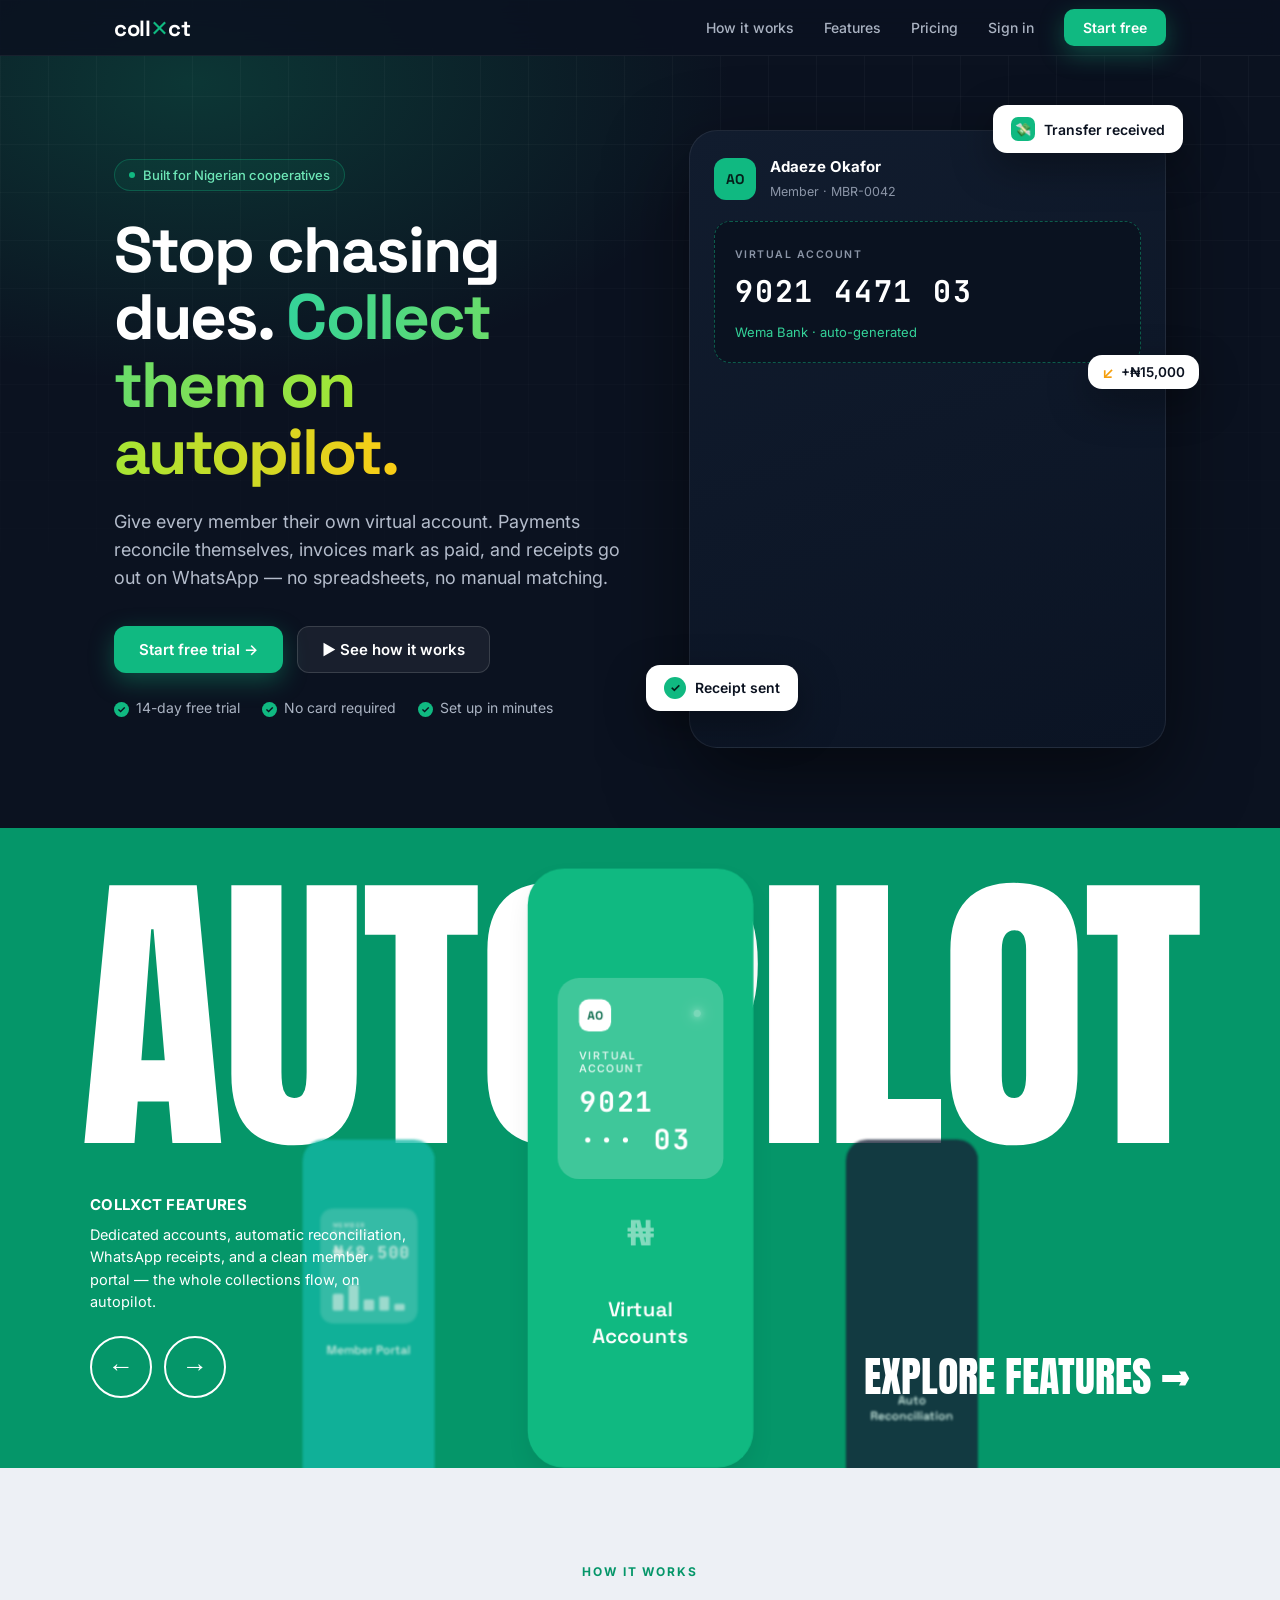
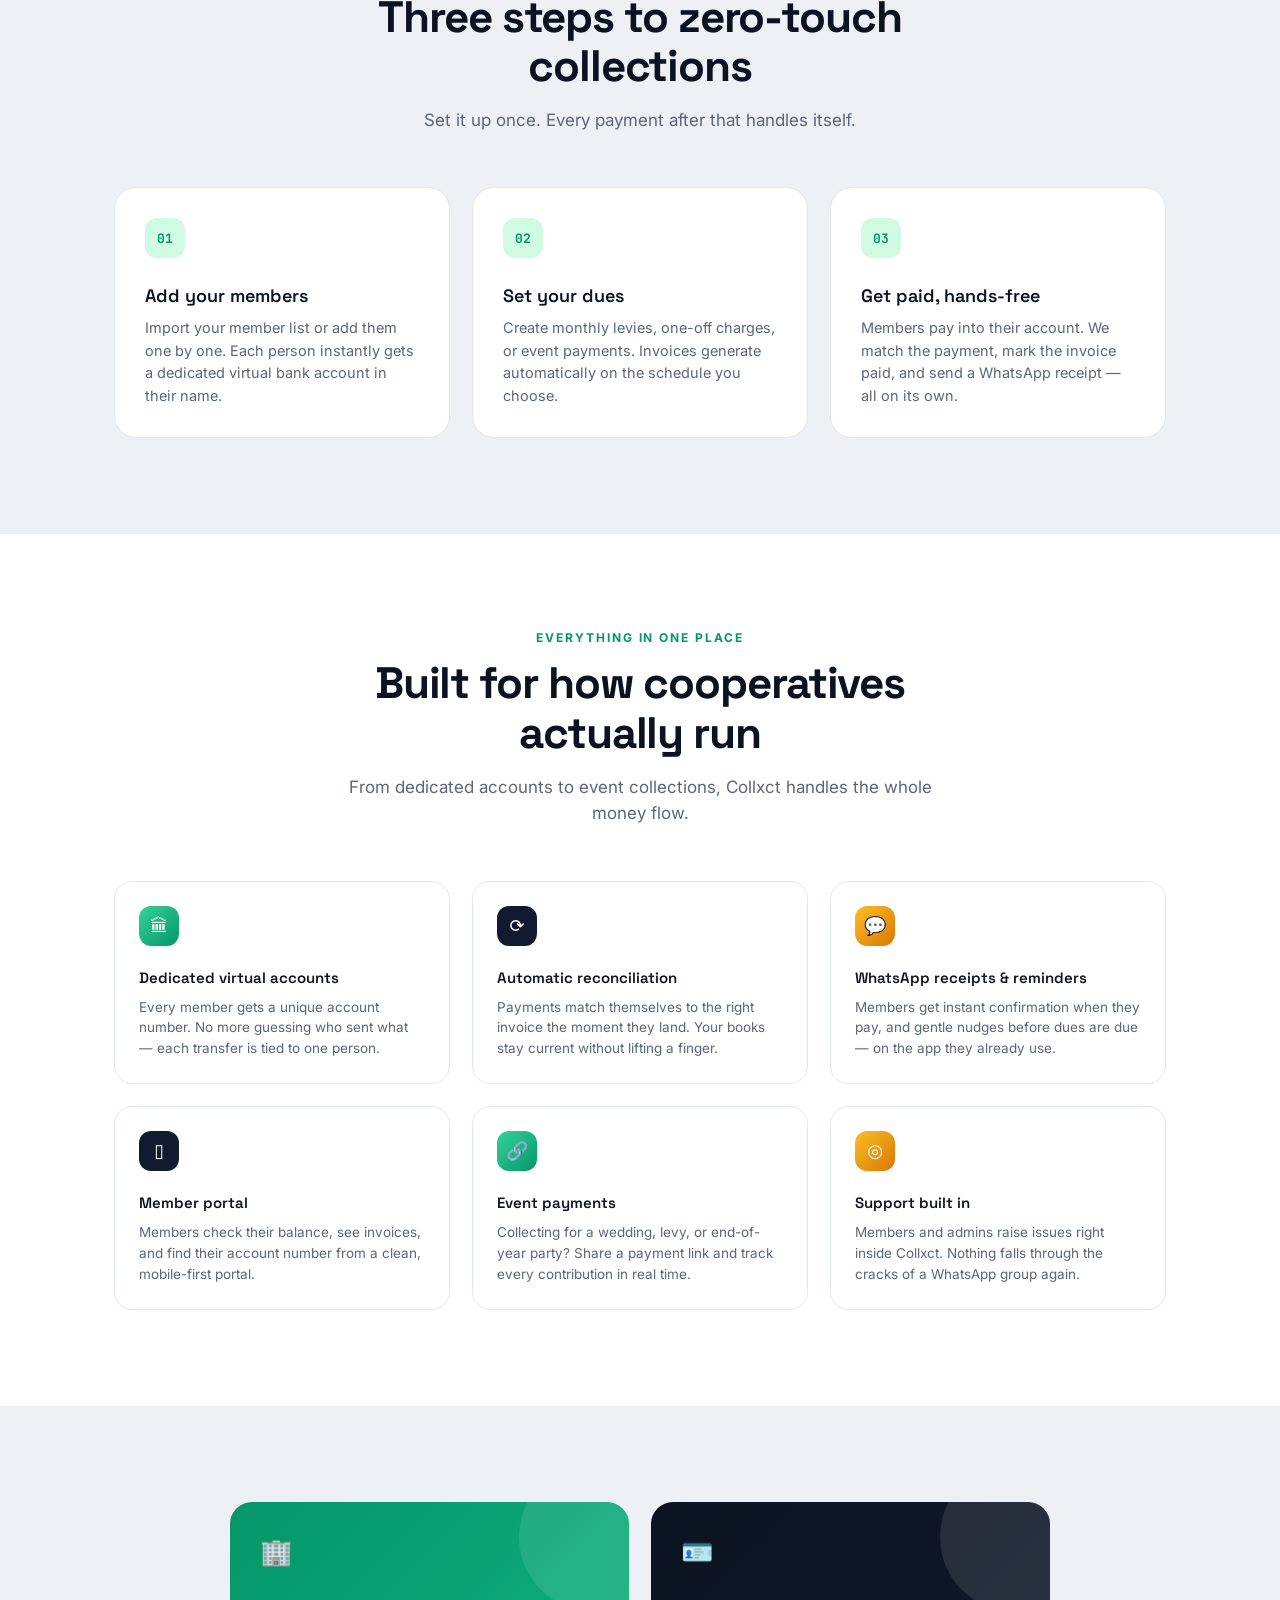
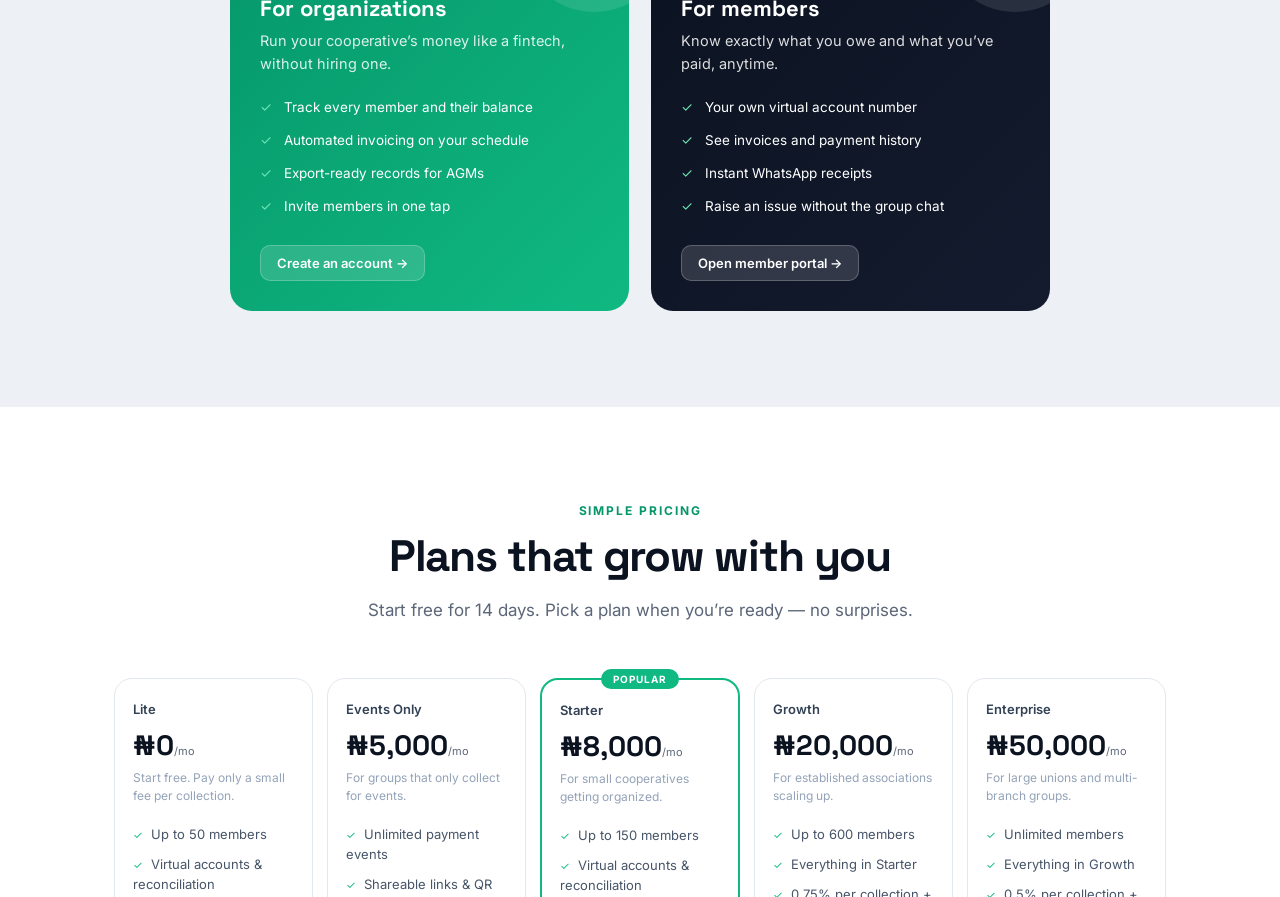
<file: index.html>
<!DOCTYPE html>
<html lang="en">
<head>
<meta charset="utf-8">
<meta http-equiv="refresh" content="0; url=/home">
<title>Collxct</title>
</head>
<body>
<a href="/home">Continue to Collxct</a>
</body>
</html>
</file>
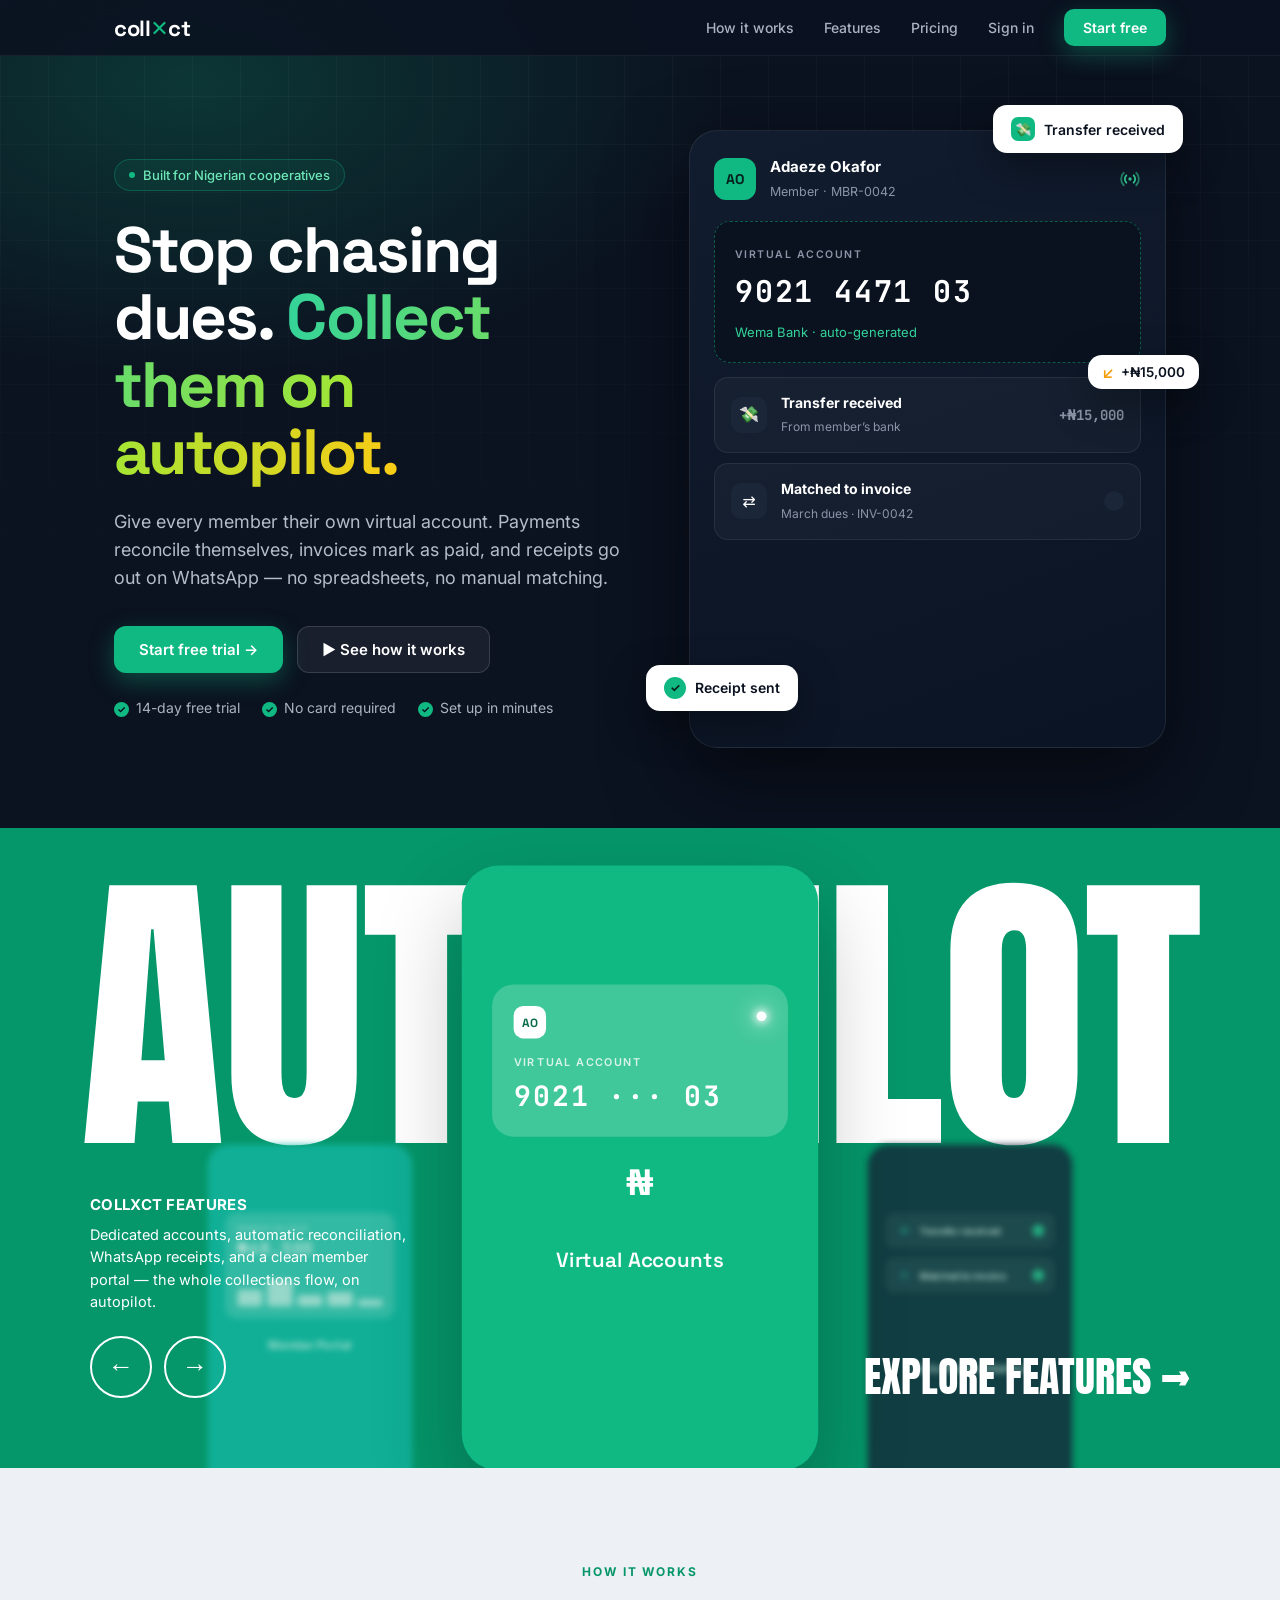
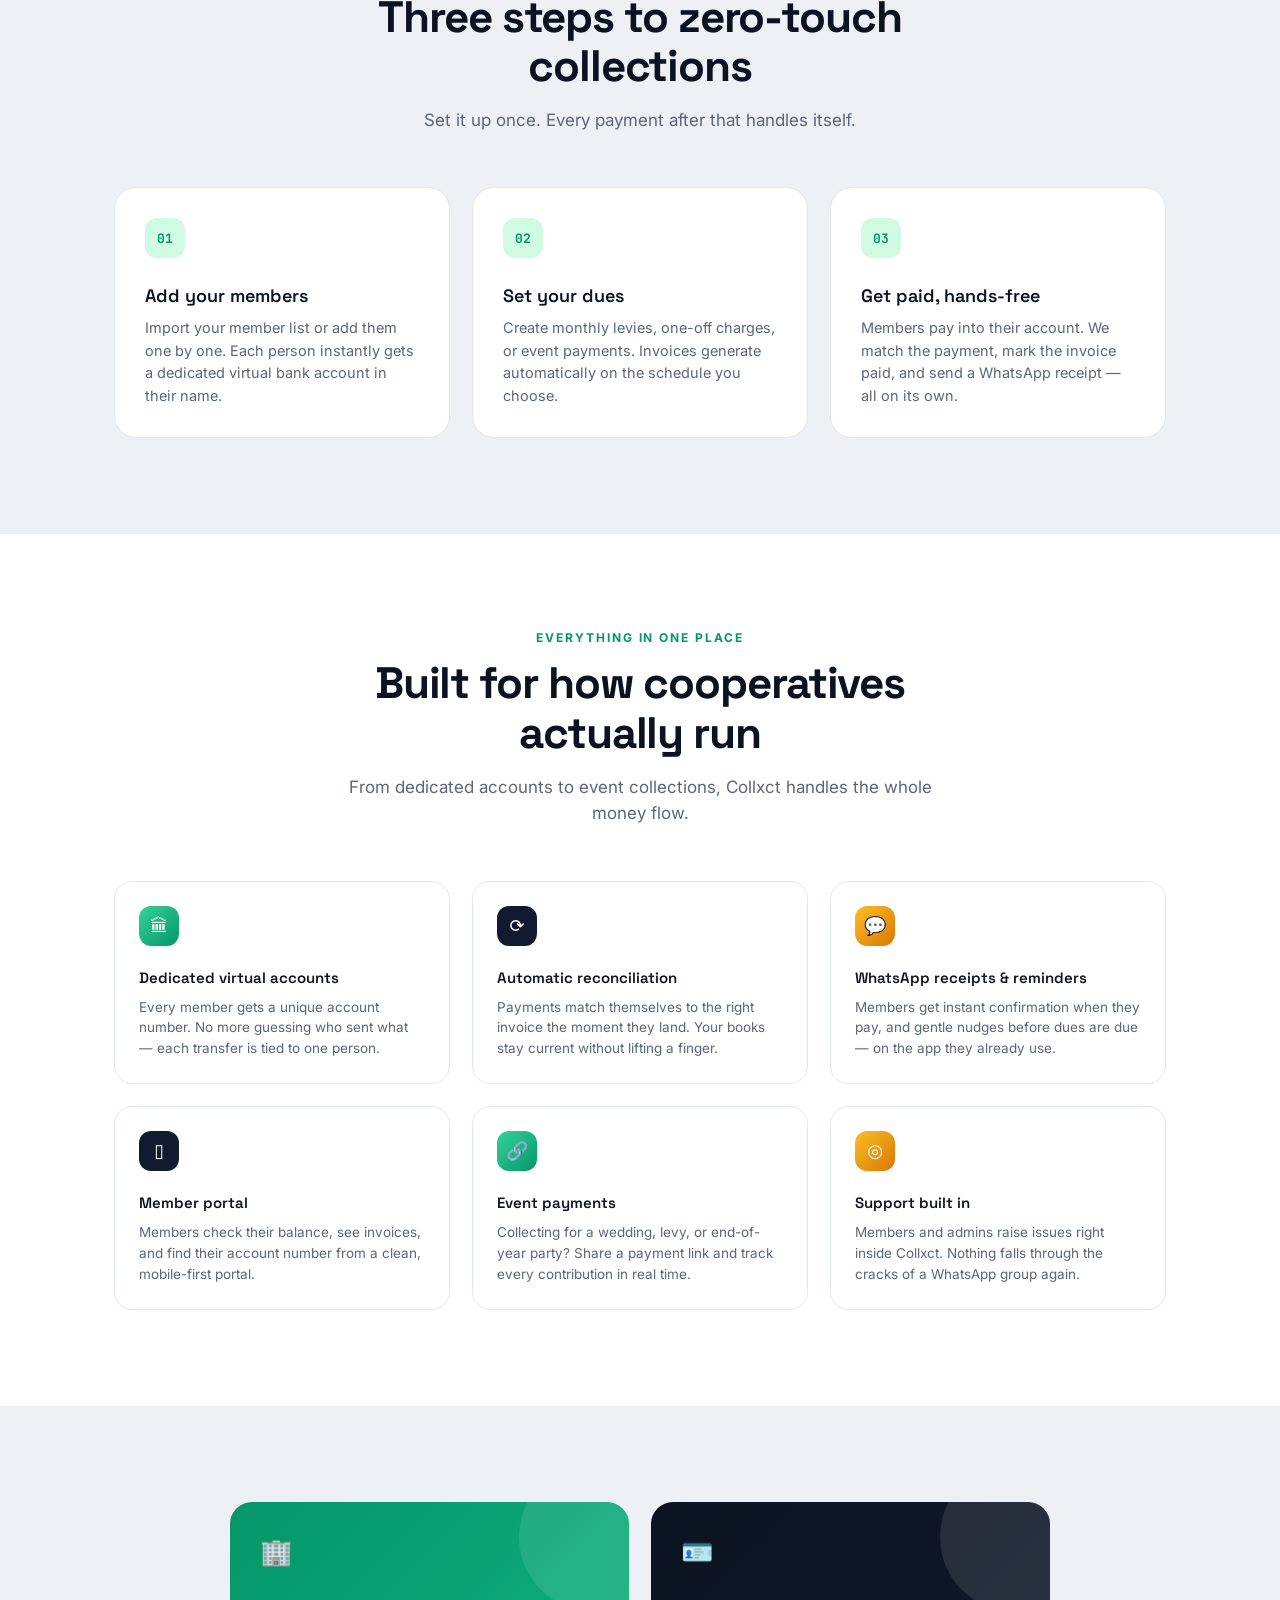
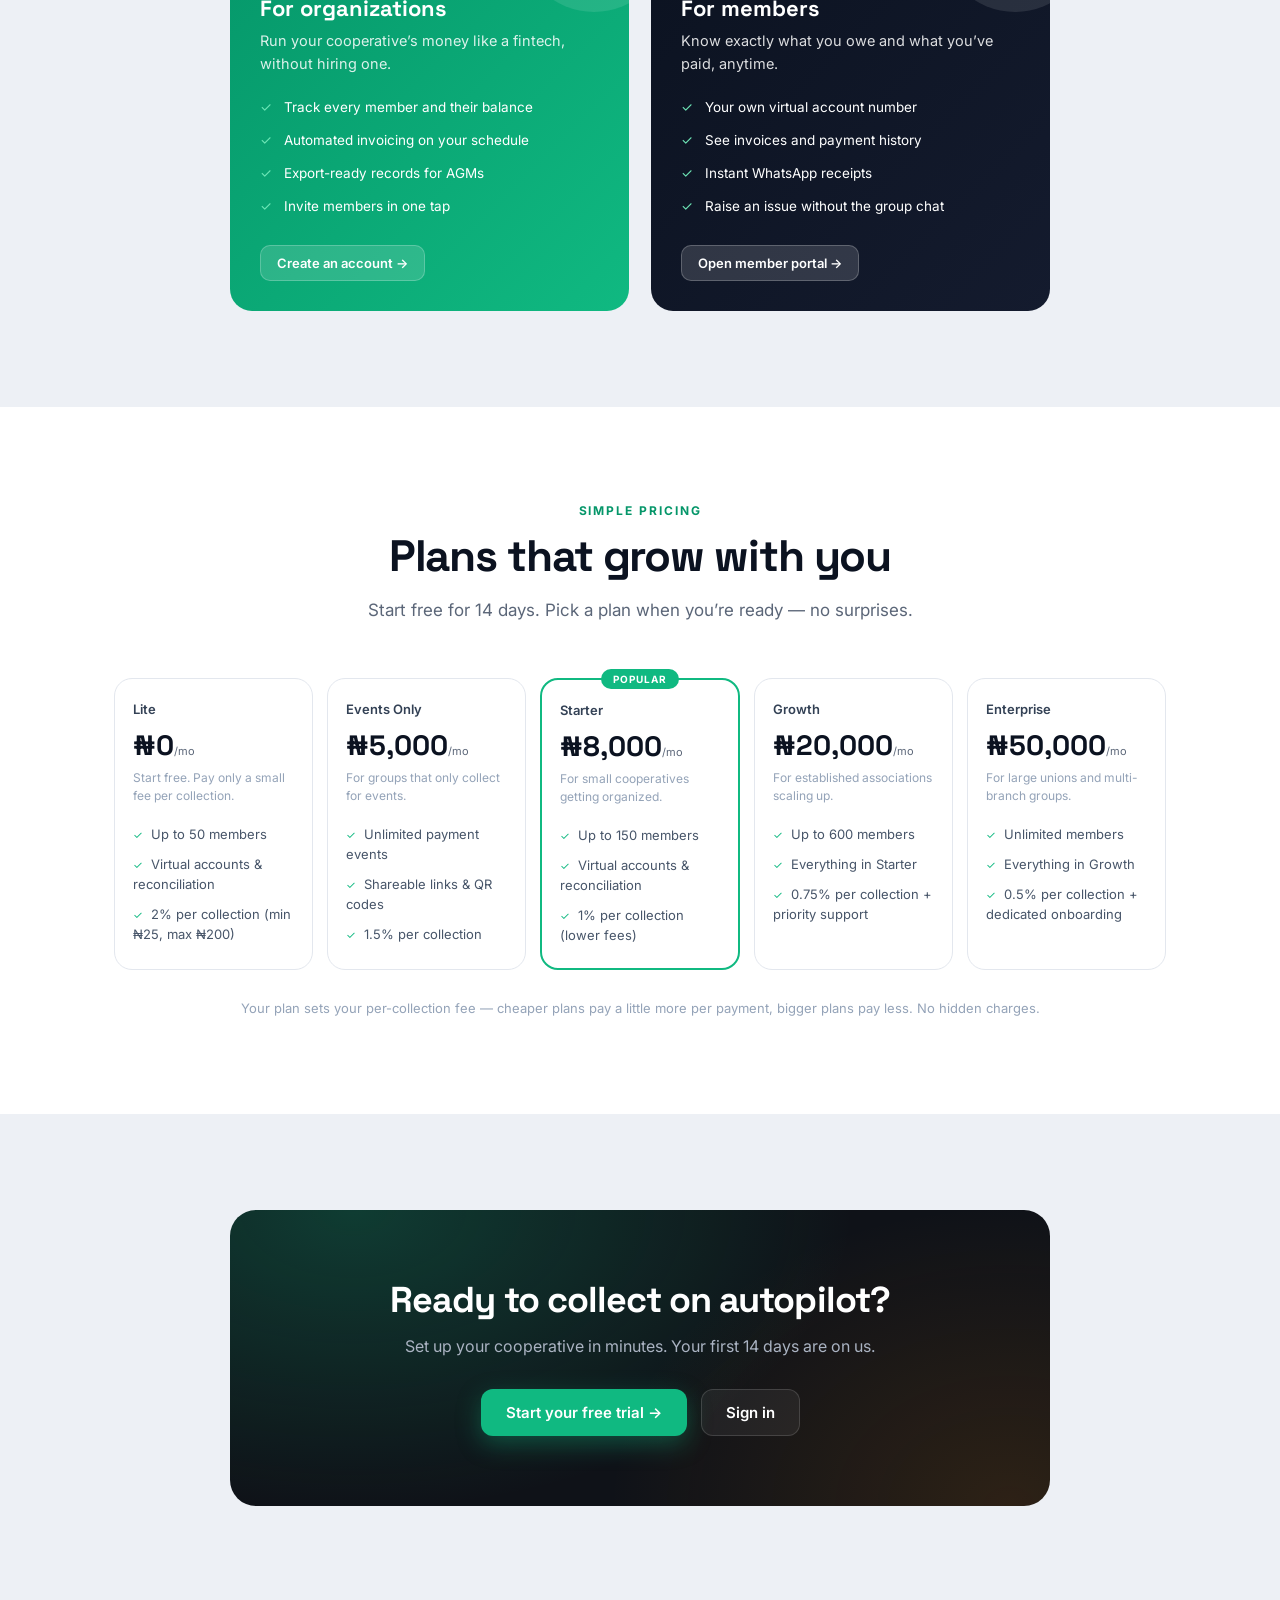
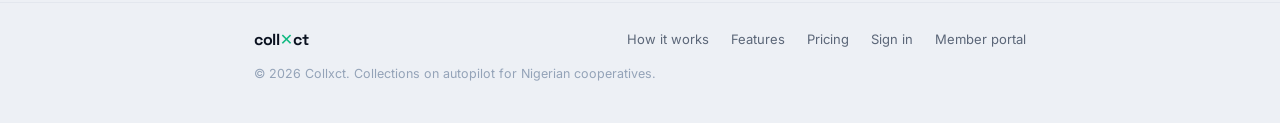
<file: home/index.html>
<!DOCTYPE html>
<html lang="en">
<head>
<meta charset="utf-8">
<meta name="viewport" content="width=device-width, initial-scale=1, viewport-fit=cover">
<title>Collxct – Collect dues on autopilot</title>
<link rel="preconnect" href="https://fonts.googleapis.com">
<link rel="preconnect" href="https://fonts.gstatic.com" crossorigin>
<link href="https://fonts.googleapis.com/css2?family=Anton&family=Inter:wght@400;500;600;700&family=JetBrains+Mono:wght@500;700&family=Space+Grotesk:wght@500;600;700&display=swap" rel="stylesheet">
<link rel="stylesheet" href="/assets/css/base.css">
<link rel="stylesheet" href="/home/style.css">
</head>
<body>
<nav id="nav"><div class="wrap"><a href="#top" class="logo">coll<i>✕</i>ct</a>
<ul><li><a href="#how">How it works</a></li><li><a href="#features">Features</a></li><li><a href="#pricing">Pricing</a></li><li><a href="/signin">Sign in</a></li><li><a class="btn p" href="/signup">Start free</a></li></ul></div></nav>

<header class="hero" id="top"><div class="wrap">
<div>
<span class="pill">Built for Nigerian cooperatives</span>
<h1>Stop chasing dues. <span>Collect them on autopilot.</span></h1>
<p class="lead">Give every member their own virtual account. Payments reconcile themselves, invoices mark as paid, and receipts go out on WhatsApp — no spreadsheets, no manual matching.</p>
<div class="cta"><a class="btn p" href="/signup">Start free trial →</a><a class="btn s" href="#how">▶ See how it works</a></div>
<div class="checks"><span>14-day free trial</span><span>No card required</span><span>Set up in minutes</span></div>
</div>
<div class="dash">
<div class="chip c1"><span class="ci">💸</span> Transfer received</div><div class="chip c2" id="amtChip"><span style="color:#f59e0b;font-size:16px;line-height:1">↙</span> +₦15,000</div><div class="chip c3"><span class="cc">✓</span> Receipt sent</div>
<div class="mem"><div class="av">AO</div><div><b>Adaeze Okafor</b><small>Member · MBR-0042</small></div><svg class="sig" viewBox="0 0 24 24" width="22" height="22" fill="none" stroke="#34d399" stroke-width="2" stroke-linecap="round"><circle cx="12" cy="12" r="1.8" fill="#34d399" stroke="none"/><path d="M8 8a5.7 5.7 0 0 0 0 8M16 8a5.7 5.7 0 0 1 0 8"/><path d="M5.2 5.2a9.5 9.5 0 0 0 0 13.6M18.8 5.2a9.5 9.5 0 0 1 0 13.6" opacity=".6"/></svg></div>
<div class="va"><small>Virtual account</small><div class="num">9021 4471 03</div><em>Wema Bank · auto-generated</em></div>
<div class="row"><div class="ic">💸</div><div><b>Transfer received</b><small>From member’s bank</small></div><span class="r">+₦15,000</span></div>
<div class="row"><div class="ic">⇄</div><div><b>Matched to invoice</b><small>March dues · INV-0042</small></div><span class="ok">✓</span></div>
<div class="row"><div class="ic">✓</div><div><b>Marked as paid</b><small>Balance updated instantly</small></div><span class="ok">✓</span></div>
<div class="row"><div class="ic">💬</div><div><b>Receipt delivered</b><small>Sent on WhatsApp</small></div><span class="ok">✓</span></div>
</div></div></header>

<section class="ap" id="ap" aria-label="Collxct features">
<h2 class="big" aria-hidden="true">Autopilot</h2>
<div class="stage" id="stage">
<div class="card k1"><div class="glass vglass"><div class="vav">AO</div><span class="vlight"></span><small>Virtual account</small><div class="n">9021 ··· 03</div></div><div class="blinknaira">₦</div><div class="t">Virtual Accounts</div></div>
<div class="card k2"><div class="mini"><div class="dk"><span class="dki"><svg viewBox="0 0 24 24" width="14" height="14" fill="none" stroke="#34d399" stroke-width="2" stroke-linecap="round" stroke-linejoin="round"><rect x="3" y="6" width="18" height="12" rx="2"/><circle cx="12" cy="12" r="2.5"/></svg></span><span class="dl">Transfer received</span><i>✓</i></div><div class="dk"><span class="dki"><svg viewBox="0 0 24 24" width="14" height="14" fill="none" stroke="#34d399" stroke-width="2" stroke-linecap="round" stroke-linejoin="round"><path d="M4 8h14m-4-4 4 4-4 4M20 16H6m4-4-4 4 4 4"/></svg></span><span class="dl">Matched to invoice</span><i>✓</i></div><div class="dk"><span class="dki"><svg viewBox="0 0 24 24" width="14" height="14" fill="none" stroke="#34d399" stroke-width="2" stroke-linecap="round" stroke-linejoin="round"><circle cx="12" cy="12" r="9"/><path d="m8 12 3 3 5-6"/></svg></span><span class="dl">Marked as paid</span><i>✓</i></div></div><div class="t" style="margin-top:-20px">Auto Reconciliation</div></div>
<div class="card k3"><div class="wa"><small>WhatsApp</small>Payment confirmed ✓<em><span>Just now</span><svg class="wtick" viewBox="0 0 18 11" width="18" height="11" fill="none" stroke="#53bdeb" stroke-width="1.7" stroke-linecap="round" stroke-linejoin="round"><path d="M1 6l3.2 3.2L10.5 1.5M7 8.8l.4.4L13.7 1.5"/></svg></em></div><div class="t">WhatsApp Receipts</div></div>
<div class="card k4"><div class="glass"><small>Member balance</small><div class="n">₦48,500</div><div class="bars"><i style="height:45%"></i><i style="height:70%"></i><i style="height:30%"></i><i style="height:38%"></i><i style="height:18%"></i></div></div><div class="t">Member Portal</div></div>
</div>
<div class="info" id="features"><h4>Collxct features</h4><p>Dedicated accounts, automatic reconciliation, WhatsApp receipts, and a clean member portal — the whole collections flow, on autopilot.</p>
<div class="arr"><button id="prev" aria-label="Previous">←</button><button id="next" aria-label="Next">→</button></div></div>
<a class="expl" href="#all">Explore features →</a>
</section>

<section class="s alt" id="how"><div class="wrap">
<div class="hd"><div class="eb">How it works</div><h2>Three steps to zero-touch collections</h2><p>Set it up once. Every payment after that handles itself.</p></div>
<div class="grid g3">
<div class="box step"><div class="num">01</div><h3>Add your members</h3><p>Import your member list or add them one by one. Each person instantly gets a dedicated virtual bank account in their name.</p></div>
<div class="box step"><div class="num">02</div><h3>Set your dues</h3><p>Create monthly levies, one-off charges, or event payments. Invoices generate automatically on the schedule you choose.</p></div>
<div class="box step"><div class="num">03</div><h3>Get paid, hands-free</h3><p>Members pay into their account. We match the payment, mark the invoice paid, and send a WhatsApp receipt — all on its own.</p></div>
</div></div></section>

<section class="s" id="all"><div class="wrap">
<div class="hd"><div class="eb">Everything in one place</div><h2>Built for how cooperatives actually run</h2><p>From dedicated accounts to event collections, Collxct handles the whole money flow.</p></div>
<div class="grid g3">
<div class="box fe"><div class="ic2 ig">🏛</div><h3>Dedicated virtual accounts</h3><p>Every member gets a unique account number. No more guessing who sent what — each transfer is tied to one person.</p></div>
<div class="box fe"><div class="ic2 ib">⟳</div><h3>Automatic reconciliation</h3><p>Payments match themselves to the right invoice the moment they land. Your books stay current without lifting a finger.</p></div>
<div class="box fe"><div class="ic2 ia">💬</div><h3>WhatsApp receipts &amp; reminders</h3><p>Members get instant confirmation when they pay, and gentle nudges before dues are due — on the app they already use.</p></div>
<div class="box fe"><div class="ic2 ib">▯</div><h3>Member portal</h3><p>Members check their balance, see invoices, and find their account number from a clean, mobile-first portal.</p></div>
<div class="box fe"><div class="ic2 ig">🔗</div><h3>Event payments</h3><p>Collecting for a wedding, levy, or end-of-year party? Share a payment link and track every contribution in real time.</p></div>
<div class="box fe"><div class="ic2 ia">◎</div><h3>Support built in</h3><p>Members and admins raise issues right inside Collxct. Nothing falls through the cracks of a WhatsApp group again.</p></div>
</div></div></section>

<section class="s alt" id="who"><div class="wrap"><div class="two">
<div class="pan o"><span style="font-size:26px">🏢</span><h3>For organizations</h3><p>Run your cooperative’s money like a fintech, without hiring one.</p><ul><li>Track every member and their balance</li><li>Automated invoicing on your schedule</li><li>Export-ready records for AGMs</li><li>Invite members in one tap</li></ul><a class="btn" href="/signup">Create an account →</a></div>
<div class="pan m"><span style="font-size:26px">🪪</span><h3>For members</h3><p>Know exactly what you owe and what you’ve paid, anytime.</p><ul><li>Your own virtual account number</li><li>See invoices and payment history</li><li>Instant WhatsApp receipts</li><li>Raise an issue without the group chat</li></ul><a class="btn" href="/signin">Open member portal →</a></div>
</div></div></section>

<section class="s" id="pricing"><div class="wrap">
<div class="hd"><div class="eb">Simple pricing</div><h2>Plans that grow with you</h2><p>Start free for 14 days. Pick a plan when you’re ready — no surprises.</p></div>
<div class="grid plans">
<div class="pl"><h4>Lite</h4><div class="pr">₦0<small>/mo</small></div><p>Start free. Pay only a small fee per collection.</p><ul><li>Up to 50 members</li><li>Virtual accounts &amp; reconciliation</li><li>2% per collection (min ₦25, max ₦200)</li></ul></div>
<div class="pl"><h4>Events Only</h4><div class="pr">₦5,000<small>/mo</small></div><p>For groups that only collect for events.</p><ul><li>Unlimited payment events</li><li>Shareable links &amp; QR codes</li><li>1.5% per collection</li></ul></div>
<div class="pl pop"><h4>Starter</h4><div class="pr">₦8,000<small>/mo</small></div><p>For small cooperatives getting organized.</p><ul><li>Up to 150 members</li><li>Virtual accounts &amp; reconciliation</li><li>1% per collection (lower fees)</li></ul></div>
<div class="pl"><h4>Growth</h4><div class="pr">₦20,000<small>/mo</small></div><p>For established associations scaling up.</p><ul><li>Up to 600 members</li><li>Everything in Starter</li><li>0.75% per collection + priority support</li></ul></div>
<div class="pl"><h4>Enterprise</h4><div class="pr">₦50,000<small>/mo</small></div><p>For large unions and multi-branch groups.</p><ul><li>Unlimited members</li><li>Everything in Growth</li><li>0.5% per collection + dedicated onboarding</li></ul></div>
</div>
<p class="note">Your plan sets your per-collection fee — cheaper plans pay a little more per payment, bigger plans pay less. No hidden charges.</p>
</div></section>

<section class="s alt" id="start"><div class="wrap"><div class="fin"><h2>Ready to collect on autopilot?</h2><p>Set up your cooperative in minutes. Your first 14 days are on us.</p><div class="cta"><a class="btn p" href="/signup">Start your free trial →</a><a class="btn s" href="/signin">Sign in</a></div></div></div></section>

<footer><div class="wrap"><a href="#top" class="logo">coll<i>✕</i>ct</a><div class="l"><a href="#how">How it works</a><a href="#all">Features</a><a href="#pricing">Pricing</a><a href="/signin">Sign in</a><a href="/signin">Member portal</a></div><small>© 2026 Collxct. Collections on autopilot for Nigerian cooperatives.</small></div></footer>
<script src="/home/script.js"></script>
</body>
</html>
</file>
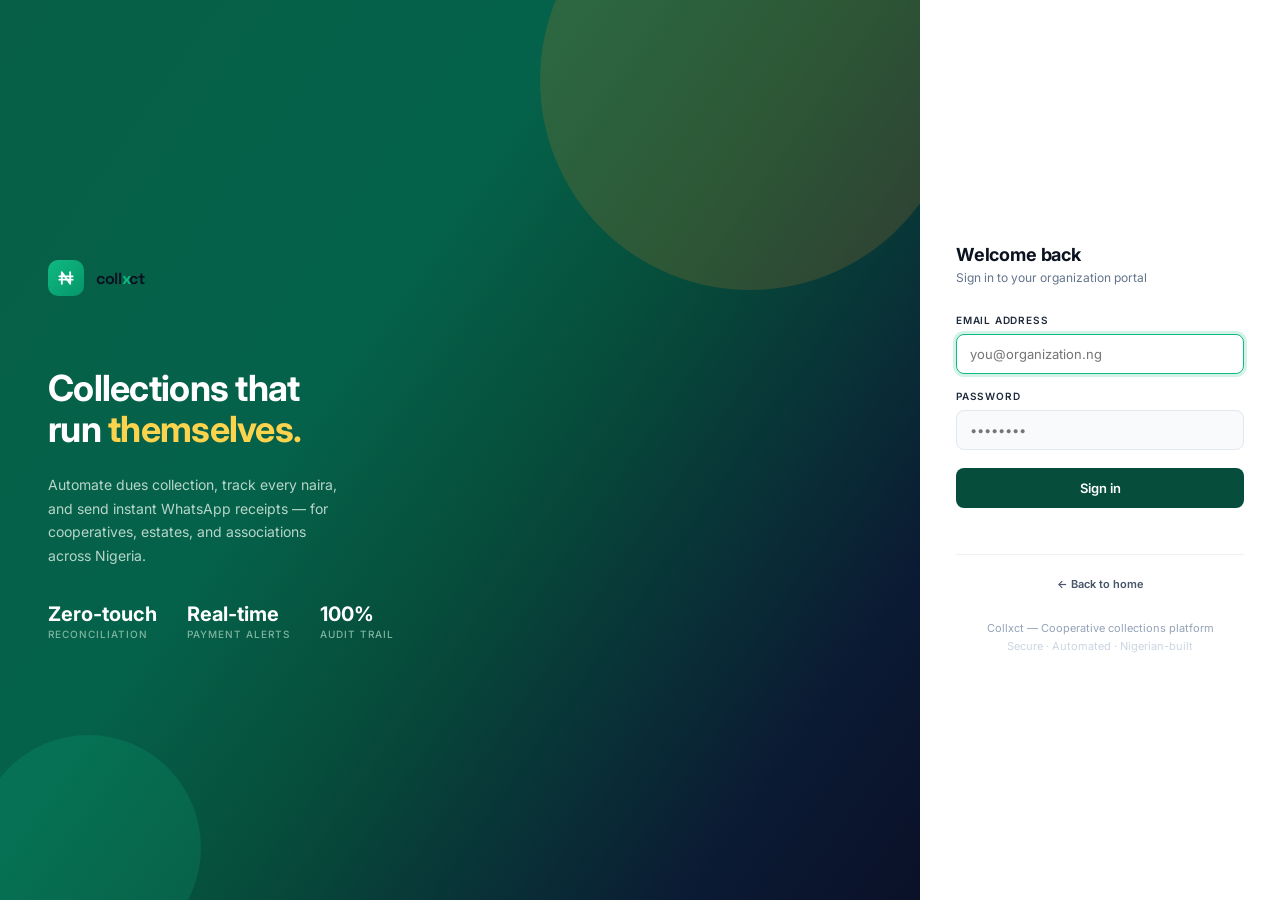
<file: signin/index.html>
<!DOCTYPE html>
<html lang="en">
<head>
<meta charset="utf-8">
<meta name="viewport" content="width=device-width, initial-scale=1, viewport-fit=cover">
<title>Sign in – Collxct</title>
<link rel="preconnect" href="https://fonts.googleapis.com">
<link rel="preconnect" href="https://fonts.gstatic.com" crossorigin>
<link href="https://fonts.googleapis.com/css2?family=Inter:wght@400;500;600;700&family=Space+Grotesk:wght@500;600;700&display=swap" rel="stylesheet">
<link rel="stylesheet" href="/assets/css/base.css">
<link rel="stylesheet" href="/signin/style.css">
</head>
<body>
<main class="si-page">
 <div class="si-l">
  <div class="si-brand"><div class="si-ic"><svg viewBox="0 0 24 24" width="20" height="20" fill="none" stroke="#fff" stroke-width="2.2" stroke-linecap="round" stroke-linejoin="round"><path d="M7 19V5l10 14V5"/><path d="M4 10h16M4 14h16"/></svg></div><span>coll<i>x</i>ct</span></div>
  <h1>Collections that<br>run <em>themselves.</em></h1>
  <p>Automate dues collection, track every naira, and send instant WhatsApp receipts — for cooperatives, estates, and associations across Nigeria.</p>
  <div class="si-st"><div><b>Zero-touch</b><small>Reconciliation</small></div><div><b>Real-time</b><small>Payment alerts</small></div><div><b>100%</b><small>Audit trail</small></div></div>
 </div>
 <div class="si-r">
  <h2>Welcome back</h2><div class="si-sub">Sign in to your organization portal</div>
  <form id="siForm" novalidate>
   <label for="siEmail">Email address</label><input id="siEmail" type="email" placeholder="you@organization.ng" autocomplete="username">
   <label for="siPass">Password</label><input id="siPass" type="password" placeholder="••••••••" autocomplete="current-password">
   <button class="si-btn" type="submit">Sign in</button>
   <div class="si-msg" id="siMsg" role="status"></div>
  </form>
  <div class="si-div"></div>
  <a class="si-back" href="/home">← Back to home</a>
  <div class="si-foot">Collxct — Cooperative collections platform<br><span>Secure · Automated · Nigerian-built</span></div>
 </div>
</main>
<script src="/signin/script.js"></script>
</body>
</html>
</file>
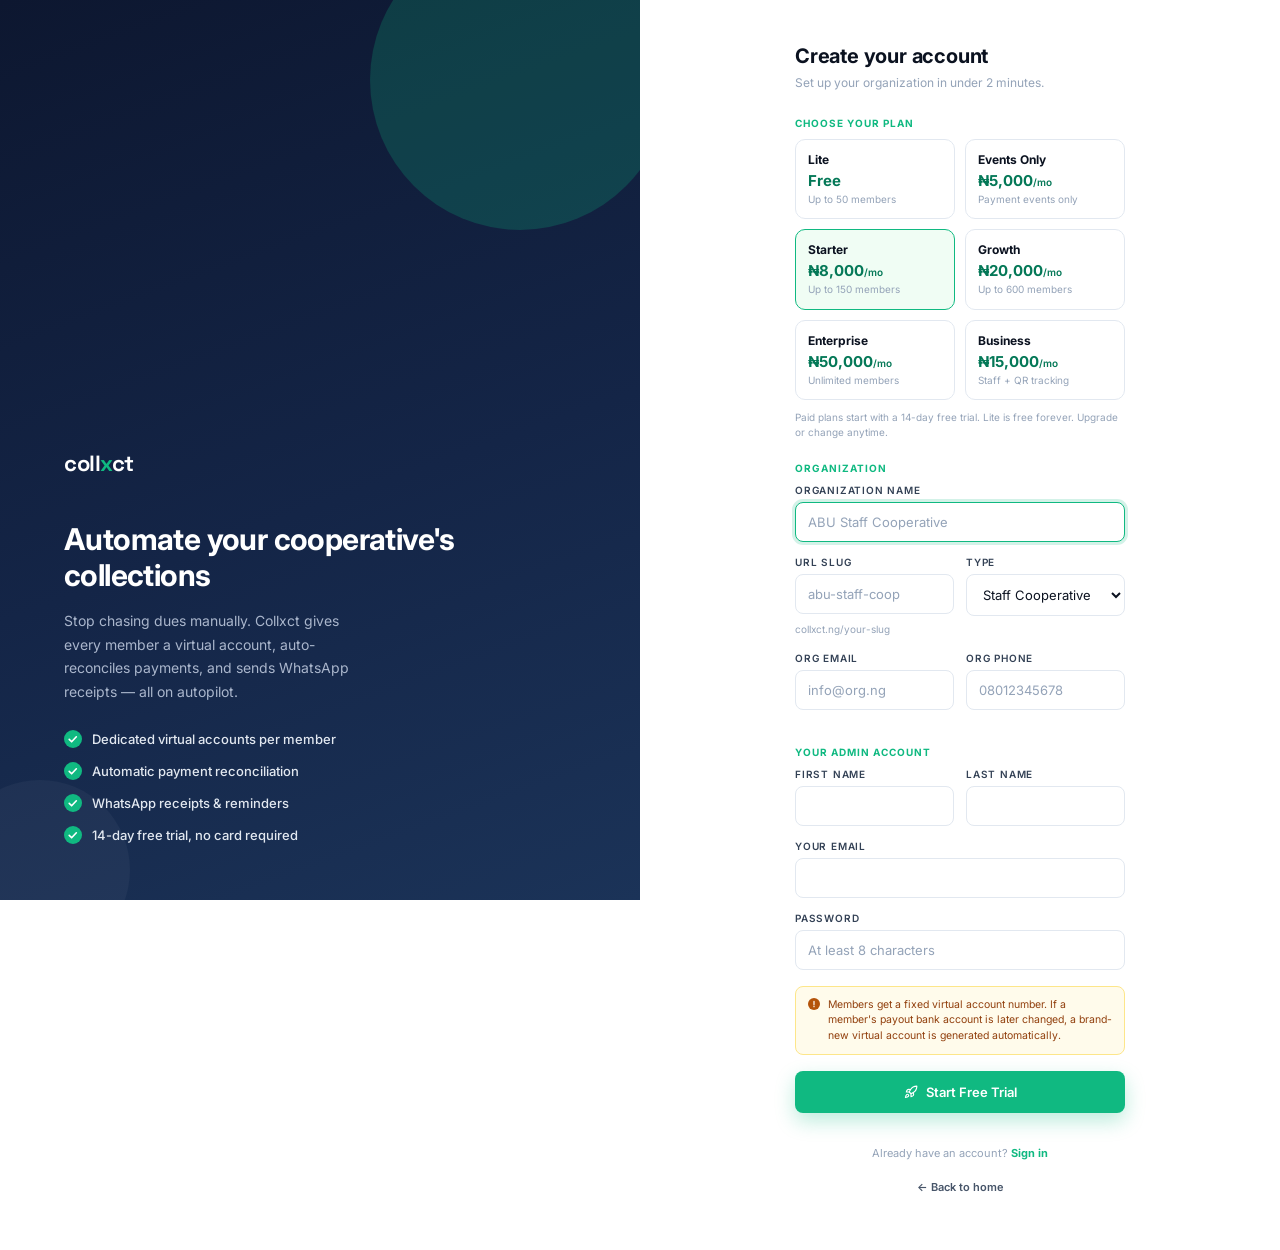
<file: signup/index.html>
<!DOCTYPE html>
<html lang="en">
<head>
<meta charset="utf-8">
<meta name="viewport" content="width=device-width, initial-scale=1, viewport-fit=cover">
<title>Create your account – Collxct</title>
<link rel="preconnect" href="https://fonts.googleapis.com">
<link rel="preconnect" href="https://fonts.gstatic.com" crossorigin>
<link href="https://fonts.googleapis.com/css2?family=Inter:wght@400;500;600;700&family=Space+Grotesk:wght@500;600;700&display=swap" rel="stylesheet">
<link rel="stylesheet" href="/assets/css/base.css">
<link rel="stylesheet" href="/signup/style.css">
</head>
<body>
<main class="su-page">
 <div class="su-l">
  <div class="su-logo">coll<i>x</i>ct</div>
  <h1>Automate your cooperative's collections</h1>
  <p>Stop chasing dues manually. Collxct gives every member a virtual account, auto-reconciles payments, and sends WhatsApp receipts — all on autopilot.</p>
  <ul><li><svg viewBox="0 0 20 20" width="18" height="18"><circle cx="10" cy="10" r="10" fill="#10b981"/><path d="m5.8 10.4 2.7 2.7 5.2-5.6" fill="none" stroke="#fff" stroke-width="1.8" stroke-linecap="round" stroke-linejoin="round"/></svg>Dedicated virtual accounts per member</li><li><svg viewBox="0 0 20 20" width="18" height="18"><circle cx="10" cy="10" r="10" fill="#10b981"/><path d="m5.8 10.4 2.7 2.7 5.2-5.6" fill="none" stroke="#fff" stroke-width="1.8" stroke-linecap="round" stroke-linejoin="round"/></svg>Automatic payment reconciliation</li><li><svg viewBox="0 0 20 20" width="18" height="18"><circle cx="10" cy="10" r="10" fill="#10b981"/><path d="m5.8 10.4 2.7 2.7 5.2-5.6" fill="none" stroke="#fff" stroke-width="1.8" stroke-linecap="round" stroke-linejoin="round"/></svg>WhatsApp receipts &amp; reminders</li><li><svg viewBox="0 0 20 20" width="18" height="18"><circle cx="10" cy="10" r="10" fill="#10b981"/><path d="m5.8 10.4 2.7 2.7 5.2-5.6" fill="none" stroke="#fff" stroke-width="1.8" stroke-linecap="round" stroke-linejoin="round"/></svg>14-day free trial, no card required</li></ul>
 </div>
 <div class="su-r">
  <form class="su-form" id="suForm" novalidate>
   <h2>Create your account</h2><div class="su-sub">Set up your organization in under 2 minutes.</div>
   <div class="su-sec">Choose your plan</div>
   <div class="su-plans"><label class="su-plan"><input type="radio" name="suPlan" value="lite"><span><b>Lite</b><strong>Free</strong><em>Up to 50 members</em></span></label><label class="su-plan"><input type="radio" name="suPlan" value="events"><span><b>Events Only</b><strong>₦5,000<small>/mo</small></strong><em>Payment events only</em></span></label><label class="su-plan"><input type="radio" name="suPlan" value="starter" checked><span><b>Starter</b><strong>₦8,000<small>/mo</small></strong><em>Up to 150 members</em></span></label><label class="su-plan"><input type="radio" name="suPlan" value="growth"><span><b>Growth</b><strong>₦20,000<small>/mo</small></strong><em>Up to 600 members</em></span></label><label class="su-plan"><input type="radio" name="suPlan" value="enterprise"><span><b>Enterprise</b><strong>₦50,000<small>/mo</small></strong><em>Unlimited members</em></span></label><label class="su-plan"><input type="radio" name="suPlan" value="business"><span><b>Business</b><strong>₦15,000<small>/mo</small></strong><em>Staff + QR tracking</em></span></label></div>
   <p class="su-pnote">Paid plans start with a 14-day free trial. Lite is free forever. Upgrade or change anytime.</p>
   <div class="su-sec">Organization</div>
   <label class="su-lb" for="suOrg">Organization name</label><input id="suOrg" type="text" placeholder="ABU Staff Cooperative" autocomplete="organization">
   <div class="su-row"><div><label class="su-lb" for="suSlug">URL slug</label><input id="suSlug" type="text" placeholder="abu-staff-coop" autocapitalize="none" spellcheck="false"></div>
   <div><label class="su-lb" for="suType">Type</label><select id="suType"><option>Staff Cooperative</option><option>Estate Association</option><option>Religious Organization</option><option>Market Association</option><option>Alumni Group</option><option>Other</option></select></div></div>
   <div class="su-hint">collxct.ng/<span id="suSlugPrev">your-slug</span></div>
   <div class="su-row"><div><label class="su-lb" for="suOrgEmail">Org email</label><input id="suOrgEmail" type="email" placeholder="info@org.ng"></div>
   <div><label class="su-lb" for="suOrgPhone">Org phone</label><input id="suOrgPhone" type="tel" placeholder="08012345678"></div></div>
   <div class="su-sec">Your admin account</div>
   <div class="su-row"><div><label class="su-lb" for="suFn">First name</label><input id="suFn" type="text" autocomplete="given-name"></div>
   <div><label class="su-lb" for="suLn">Last name</label><input id="suLn" type="text" autocomplete="family-name"></div></div>
   <label class="su-lb" for="suEmail">Your email</label><input id="suEmail" type="email" autocomplete="email">
   <label class="su-lb" for="suPw">Password</label><input id="suPw" type="password" placeholder="At least 8 characters" autocomplete="new-password">
   <div class="su-warn"><svg viewBox="0 0 20 20" width="12" height="12"><circle cx="10" cy="10" r="10" fill="#b45309"/><path d="M10 5.5v5.5M10 13.6v.9" stroke="#fff" stroke-width="2" stroke-linecap="round"/></svg><span>Members get a fixed virtual account number. If a member's payout bank account is later changed, a brand-new virtual account is generated automatically.</span></div>
   <button class="su-btn" type="submit"><svg viewBox="0 0 24 24" width="14" height="14" fill="none" stroke="#fff" stroke-width="2" stroke-linecap="round" stroke-linejoin="round"><path d="M4.5 16.5c-1.5 1.3-2 5-2 5s3.7-.5 5-2c.7-.8.7-2.1-.1-2.9s-2.1-.8-2.9-.1z"/><path d="m12 15-3-3a22 22 0 0 1 2-3.9A12.9 12.9 0 0 1 22 2c0 2.7-.8 7.5-6 11a22 22 0 0 1-4 2z"/><path d="M9 12H4s.6-3 2-4c1.6-1.1 5 0 5 0M12 15v5s3-.6 4-2c1.1-1.6 0-5 0-5"/></svg>Start Free Trial</button>
   <div class="su-msg" id="suMsg" role="status"></div>
   <div class="su-have">Already have an account? <a href="/signin">Sign in</a></div>
   <a class="su-back" href="/home">← Back to home</a>
  </form>
 </div>
</main>
<script src="/signup/script.js"></script>
</body>
</html>
</file>
<file: assets/css/base.css>
:root{--g:#10b981;--g2:#059669;--ink:#0b1220;--mut:#5b6678;--bg:#edf0f5;--line:#e3e7ee;--amber:#f59e0b;
--hd:'Space Grotesk','Inter',system-ui,sans-serif;--bd:'Inter',system-ui,sans-serif;--mono:'JetBrains Mono',ui-monospace,monospace;
color-scheme:light}
*{box-sizing:border-box;margin:0}
html{scroll-behavior:smooth;scroll-padding-top:70px}
body{font:400 16px/1.55 var(--bd);color:var(--ink);background:#fff;-webkit-font-smoothing:antialiased;padding-top:env(safe-area-inset-top,0px);padding-bottom:env(safe-area-inset-bottom,0px)}
a{color:inherit;text-decoration:none}
:focus-visible{outline:2px solid var(--g);outline-offset:3px}
h1{font:700 clamp(40px,6vw,64px)/1.05 var(--hd);letter-spacing:-.03em;margin:26px 0 22px}
h2{font:700 clamp(30px,4.4vw,44px)/1.12 var(--hd);letter-spacing:-.025em}
@media(prefers-reduced-motion:reduce){*{animation:none!important;transition:none!important}}
</file>
<file: home/style.css>
.wrap{max-width:1100px;margin:0 auto;padding:0 24px}
.btn{display:inline-flex;align-items:center;gap:8px;font:600 15px var(--bd);padding:13px 24px;border-radius:12px;border:1px solid transparent;cursor:pointer;transition:transform .15s}
.btn:hover{transform:translateY(-1px)}
.btn.p{background:var(--g);color:#fff;box-shadow:0 8px 24px rgba(16,185,129,.35)}
.btn.s{background:rgba(255,255,255,.06);border-color:rgba(255,255,255,.14);color:#fff}
.logo{font:700 22px var(--hd);letter-spacing:-.02em;color:#fff}.logo i{font-style:normal;color:var(--g)}.logo b{color:var(--amber);font-weight:700}
nav{position:fixed;top:env(safe-area-inset-top,0px);left:0;right:0;z-index:50;height:56px;background:rgba(11,18,32,.88);backdrop-filter:blur(12px);border-bottom:1px solid rgba(255,255,255,.06);transition:background .5s}
nav .wrap{display:flex;align-items:center;justify-content:space-between;height:100%}
nav ul{display:flex;gap:30px;align-items:center;list-style:none;padding:0}
nav ul a{font:500 14px var(--bd);color:#aab3c2}nav ul a:hover{color:#fff}
nav .btn{padding:9px 18px;font-size:14px;border-radius:10px}
.hero{background:radial-gradient(900px 500px at 15% 10%,rgba(16,185,129,.22),transparent 60%),#0b1220;color:#fff;padding:130px 0 80px;position:relative;overflow:hidden}
.hero:before{content:"";position:absolute;inset:0;background:linear-gradient(rgba(255,255,255,.035) 1px,transparent 1px) 0 0/48px 48px,linear-gradient(90deg,rgba(255,255,255,.035) 1px,transparent 1px) 0 0/48px 48px;mask-image:linear-gradient(#000,transparent 80%)}
.hero .wrap{display:grid;grid-template-columns:1.05fr .95fr;gap:48px;align-items:center;position:relative}
.pill{display:inline-flex;gap:8px;align-items:center;font:500 13px var(--bd);color:#6ee7b7;border:1px solid rgba(16,185,129,.3);background:rgba(16,185,129,.08);padding:7px 14px;border-radius:99px}
.pill:before{content:"";width:6px;height:6px;border-radius:50%;background:var(--g)}
h1 span{background:linear-gradient(90deg,#34d399,#a3e635 60%,#facc15);-webkit-background-clip:text;background-clip:text;color:transparent}
.hero p.lead{color:#b4bccb;font-size:18px;max-width:30em}
.cta{display:flex;gap:14px;flex-wrap:wrap;margin:34px 0 24px}
.checks{display:flex;gap:22px;flex-wrap:wrap;font-size:14px;color:#aab3c2}
.checks span:before{content:"✓";display:inline-grid;place-items:center;width:15px;height:15px;border-radius:50%;background:var(--g);color:#0b1220;font-size:10px;font-weight:700;margin-right:7px}
.dash{position:relative;background:linear-gradient(160deg,#111c2e,#0b1424);border:1px solid rgba(255,255,255,.08);border-radius:28px;padding:24px;box-shadow:0 30px 80px rgba(0,0,0,.5)}
.mem{display:flex;gap:14px;align-items:center;margin-bottom:18px}
.av{width:42px;height:42px;border-radius:12px;background:var(--g);display:grid;place-items:center;font:700 14px var(--hd);color:#04201a}
.mem b{display:block;font-size:15px}.mem small{color:#8b95a7;font-size:12.5px}
.va{border:1px dashed rgba(16,185,129,.45);background:#0a1220;border-radius:16px;padding:18px 20px;margin-bottom:14px}
.va small{font:600 10.5px var(--bd);letter-spacing:.14em;color:#8b95a7;text-transform:uppercase}
.va .num{font:700 30px var(--mono);letter-spacing:.06em;margin:6px 0 8px}
.va em{font-style:normal;color:#34d399;font-size:13px}
.row{display:flex;align-items:center;gap:14px;padding:14px 16px;background:rgba(255,255,255,.03);border:1px solid rgba(255,255,255,.08);border-radius:14px;margin-bottom:10px;opacity:0;transform:translateY(14px);transition:opacity .5s ease,transform .5s ease,background .6s ease,border-color .6s ease,box-shadow .6s ease}
.row.show{opacity:1;transform:none}
.row .ic{background:#1b2638;transition:background .6s ease}
.row .ok{background:#1b2638;color:transparent;transition:background .6s ease,color .6s ease}
.dash .row .r{color:#8b95a7;transition:color .6s ease}
.dash.done .row{background:rgba(16,185,129,.09);border-color:rgba(16,185,129,.35);box-shadow:0 0 22px rgba(16,185,129,.18)}
.dash.done .row .ic,.dash.done .row .ok{background:var(--g)}
.dash.done .row .ok{color:#04201a}
.dash.done .row .r{color:#34d399}
.dash{will-change:transform;transform-style:preserve-3d}
.ic{width:36px;height:36px;border-radius:10px;background:var(--g);display:grid;place-items:center;font-size:16px;flex:none}
.row b{display:block;font-size:14px}.row small{color:#8b95a7;font-size:12px}.row .r{margin-left:auto;color:#34d399;font:700 14px var(--mono)}
.ok{margin-left:auto;width:20px;height:20px;border-radius:50%;background:var(--g);color:#04201a;display:grid;place-items:center;font-size:12px;font-weight:700}
.chip{position:absolute;background:#fff;color:var(--ink);font:600 14px var(--bd);padding:12px 18px;border-radius:14px;box-shadow:0 14px 40px rgba(0,0,0,.35);display:flex;gap:9px;align-items:center;animation:fl 5s ease-in-out infinite}
.c1{top:-26px;right:-18px}.c2{right:-34px;top:150px;animation-delay:1s;padding:9px 14px;font-size:13.5px;gap:7px}.c3{left:-44px;bottom:36px;animation-delay:2s}
@keyframes fl{50%{transform:translateY(-7px)}}
.ap{position:relative;height:640px;overflow:hidden;color:#fff;background:var(--c1);transition:background .6s;--c1:#059669}
.ap h2.big{position:absolute;left:50%;top:38px;transform:translateX(-50%);font:400 clamp(150px,24vw,300px)/1 Anton,Impact,sans-serif;letter-spacing:-.01em;white-space:nowrap;z-index:2;pointer-events:none;text-transform:uppercase}
.stage{position:absolute;inset:0;z-index:3}
.card{position:absolute;left:50%;top:60px;width:min(330px,70vw);height:560px;margin-left:calc(min(330px,70vw)/-2);border-radius:34px;padding:110px 28px 0;text-align:center;transition:all .6s cubic-bezier(.3,.7,.2,1);font:600 19px var(--hd)}
.card .mini{margin:0 0 56px;text-align:left}
.card.act{z-index:4;transform:translateX(0) scale(1.08);filter:none;box-shadow:0 40px 80px rgba(0,0,0,.25)}
.card.l{transform:translateX(-330px) translateY(150px) scale(.62);filter:blur(5px);opacity:.75}
.card.r{transform:translateX(330px) translateY(150px) scale(.62);filter:blur(5px);opacity:.75}
.card.x{transform:translateX(0) translateY(150px) scale(.5);filter:blur(8px);opacity:0}
.k1{background:#10b981}.k2{background:#162036}.k3{background:#d97706}.k4{background:#14b8a6}
.glass{background:rgba(255,255,255,.2);border-radius:20px;padding:20px;text-align:left;font-weight:500}
.glass small{display:block;font:600 10px var(--bd);letter-spacing:.14em;text-transform:uppercase;opacity:.8}
.glass .n{font:700 26px var(--mono);margin-top:8px;letter-spacing:.06em}
.dk{background:rgba(255,255,255,.07);border-radius:14px;padding:16px 18px;text-align:left;font:600 15px var(--bd);margin-bottom:14px;display:flex;justify-content:space-between;align-items:center}
.dk i{width:18px;height:18px;border-radius:50%;background:#34d399;color:#0b1220;font:700 11px/18px var(--bd);text-align:center;font-style:normal}
.wa{background:#fff;color:#111;border-radius:18px;padding:18px;text-align:left;font-weight:600}
.wa small{display:block;color:#25a244;font:600 13px var(--bd);margin-bottom:8px}.wa em{display:flex;justify-content:space-between;align-items:center;font:500 12px var(--bd);color:#94a3b8;margin-top:12px;font-style:normal}
.bars{display:flex;gap:8px;align-items:flex-end;height:60px;margin-top:16px}.bars i{flex:1;background:rgba(255,255,255,.7);border-radius:3px;transition:height 1.1s cubic-bezier(.45,.05,.25,1)}
.bars i:nth-child(2){transition-delay:.08s}.bars i:nth-child(3){transition-delay:.16s}.bars i:nth-child(4){transition-delay:.24s}.bars i:nth-child(5){transition-delay:.32s}
.card .t{margin-top:30px}
.sig{margin-left:auto;flex:none;animation:sigp 2.2s ease-in-out infinite}
@keyframes sigp{50%{opacity:.45}}
.ci{width:24px;height:24px;border-radius:7px;background:var(--g);display:grid;place-items:center;font-size:13px;flex:none}
.cc{width:22px;height:22px;border-radius:50%;background:var(--g);color:#04201a;display:grid;place-items:center;font:700 12px var(--bd);flex:none}
.dk{justify-content:flex-start!important;gap:12px}
.k2 .dk{opacity:0;transform:translateX(34px);transition:opacity .6s ease,transform .6s cubic-bezier(.22,.8,.28,1)}
.k2 .dk.on{opacity:1;transform:none}
.k2 .dk.off{opacity:0;transform:translateX(-34px)}
.k2.static .dk{opacity:1;transform:none}
.dki{width:26px;height:26px;border-radius:8px;background:#26324a;display:grid;place-items:center;flex:none}
.dl{flex:1}
.dk i{flex:none}
.vav{width:30px;height:30px;border-radius:9px;background:#fff;color:#0a6b4c;display:grid;place-items:center;font:700 11px var(--hd);margin-bottom:16px}
.vglass{position:relative;animation:vfloat 6s ease-in-out infinite}
@keyframes vfloat{0%,100%{transform:translateY(-8px)}50%{transform:translateY(8px)}}
.k1 .t{margin-top:42px}.blinknaira{font:700 34px/1 var(--hd);color:#fff;margin-top:26px;text-align:center;animation:nblink 1.2s ease-in-out infinite}
@keyframes nblink{0%,100%{opacity:.85}50%{opacity:.12}}
.vlight{position:absolute;right:20px;top:25px;width:9px;height:9px;border-radius:50%;background:#fff;box-shadow:0 0 8px 2px rgba(255,255,255,.85),0 0 22px 6px rgba(255,255,255,.4);animation:vlight 2.4s ease-in-out infinite}
@keyframes vlight{0%,100%{opacity:.2;transform:translateY(5px) scale(.7)}50%{opacity:1;transform:translateY(-5px) scale(1.1)}}
@media(prefers-reduced-motion:reduce){.vglass,.blinknaira,.vlight{animation:none!important}}
.info{position:absolute;left:max(24px,calc(50% - 550px));bottom:70px;max-width:320px;z-index:5;font-size:14.5px}
.info h4{font:700 15px var(--bd);letter-spacing:.02em;margin-bottom:10px;text-transform:uppercase}
.arr{display:flex;gap:12px;margin-top:22px}
.arr button{width:62px;height:62px;border-radius:50%;border:2px solid #fff;background:transparent;color:#fff;font-size:26px;cursor:pointer}.arr button:hover{background:rgba(255,255,255,.2)}
.expl{position:absolute;right:max(24px,calc(50% - 550px));bottom:70px;z-index:5;font:400 42px/1 Anton,Impact,sans-serif;text-transform:uppercase}
section.s{padding:96px 0}.alt{background:var(--bg)}
.hd{text-align:center;max-width:620px;margin:0 auto 54px}
.eb{font:700 12px var(--bd);letter-spacing:.16em;color:var(--g2);text-transform:uppercase;margin-bottom:14px}
.hd p{color:var(--mut);margin-top:16px;font-size:17px}
.grid{display:grid;gap:22px}.g3{grid-template-columns:repeat(3,1fr)}
.box{background:#fff;border:1px solid var(--line);border-radius:22px;padding:30px}
.step .num{display:inline-grid;place-items:center;width:40px;height:40px;border-radius:12px;background:#d1fae5;color:var(--g2);font:700 13px var(--mono);margin-bottom:26px}
.box h3{font:600 18px var(--hd);margin-bottom:10px}.box p{color:var(--mut);font-size:14.5px}
.fe{padding:24px;border-radius:18px}.fe .ic2{width:40px;height:40px;border-radius:12px;display:grid;place-items:center;font-size:18px;margin-bottom:22px;color:#fff}.fe h3{font-size:15px}.fe p{font-size:13.5px}
.ig{background:linear-gradient(135deg,#34d399,#059669)}.ib{background:#111a2e}.ia{background:linear-gradient(135deg,#fbbf24,#d97706)}
.two{display:grid;grid-template-columns:1fr 1fr;gap:22px;max-width:820px;margin:0 auto}
.pan{border-radius:22px;padding:30px;color:#fff;position:relative;overflow:hidden}
.pan:after{content:"";position:absolute;top:-40px;right:-40px;width:150px;height:150px;border-radius:50%;background:rgba(255,255,255,.1)}
.pan.o{background:linear-gradient(135deg,#059669,#10b981)}.pan.m{background:linear-gradient(135deg,#0b1220,#141b2e)}
.pan h3{font:700 22px var(--hd);margin:22px 0 8px}.pan p{opacity:.85;font-size:14.5px;margin-bottom:22px}
.pan ul{list-style:none;padding:0;font-size:13.5px;display:grid;gap:12px;margin-bottom:28px}.pan li:before{content:"✓";margin-right:12px;color:#6ee7b7}
.pan .btn{background:rgba(255,255,255,.14);border:1px solid rgba(255,255,255,.22);color:#fff;padding:9px 16px;font-size:13px;border-radius:10px;position:relative;z-index:1}
.plans{grid-template-columns:repeat(5,1fr);gap:14px;align-items:stretch}
.pl{background:#fff;border:1px solid var(--line);border-radius:18px;padding:22px 18px;position:relative;font-size:13px}
.pl.pop{border:2px solid var(--g)}.pl.pop:before{content:"POPULAR";position:absolute;top:-11px;left:50%;transform:translateX(-50%);background:var(--g);color:#fff;font:700 10px var(--bd);letter-spacing:.1em;padding:4px 12px;border-radius:99px}
.pl h4{font:600 13px var(--bd);color:#334155}.pl .pr{font:700 28px var(--hd);margin:10px 0 6px}.pl .pr small{font:400 11px var(--bd);color:var(--mut)}
.pl p{color:#94a3b8;font-size:12px;margin-bottom:18px}.pl ul{list-style:none;padding:0;display:grid;gap:10px;color:#475569}.pl li:before{content:"✓";color:var(--g);margin-right:8px;font-size:11px}
.note{text-align:center;color:#94a3b8;font-size:13px;margin-top:28px}
.fin{max-width:820px;margin:0 auto;border-radius:26px;text-align:center;padding:70px 24px;color:#fff;background:radial-gradient(500px 300px at 15% 0,rgba(16,185,129,.25),transparent),radial-gradient(400px 300px at 95% 100%,rgba(217,119,6,.15),transparent),#0f1218}
.fin h2{font-size:clamp(28px,4vw,36px)}.fin p{color:#aab3c2;margin:14px 0 30px}.fin .cta{justify-content:center;margin:0}
footer{padding:26px 0 40px;border-top:1px solid var(--line);background:var(--bg)}
footer .wrap{max-width:820px;display:flex;justify-content:space-between;align-items:center;flex-wrap:wrap;gap:14px}
footer .logo{color:var(--ink);font-size:16px}footer .l{display:flex;gap:22px;font-size:13px;color:var(--mut)}footer small{width:100%;color:#94a3b8;font-size:12.5px}
@media(max-width:900px){
nav ul li:not(:last-child){display:none}
.hero .wrap{grid-template-columns:1fr}.chip{display:none}
.g3,.two{grid-template-columns:1fr}.plans{grid-template-columns:1fr 1fr}
.card.l{transform:translateX(-62vw) translateY(150px) scale(.62)}.card.r{transform:translateX(62vw) translateY(150px) scale(.62)}
.expl{font-size:28px}.info{max-width:240px}}
@media(max-width:560px){.plans{grid-template-columns:1fr}.ap{height:720px}.info{bottom:30px}.expl{display:none}}
@media(prefers-reduced-motion:reduce){.row{opacity:1;transform:none;background:rgba(16,185,129,.09);border-color:rgba(16,185,129,.35)}.row .ic,.row .ok{background:var(--g)}.row .ok{color:#04201a}.row .r{color:#34d399}}
.pl{transition:transform .35s cubic-bezier(.22,.8,.28,1),box-shadow .35s ease,border-color .35s ease}
.pl:hover{transform:translateY(-10px);box-shadow:0 22px 44px rgba(15,23,42,.14);border-color:var(--g)}
.pl h4,.pl .pr,.pl p,.pl li{transition:transform .35s cubic-bezier(.22,.8,.28,1),color .3s ease}
.pl:hover h4{transform:translateX(4px);color:var(--g)}
.pl:hover .pr{transform:translateX(6px) scale(1.06);transform-origin:left center}
.pl:hover p{transform:translateX(5px)}
.pl li:before{display:inline-block;transition:transform .35s ease}
.pl:hover li{transform:translateX(7px)}
.pl:hover li:nth-child(2){transition-delay:.05s}.pl:hover li:nth-child(3){transition-delay:.1s}
.pl:hover li:before{transform:scale(1.3) rotate(-8deg)}
.pl.pop:hover:before{transform:translateX(-50%) translateY(-2px)}
.pl.pop:before{transition:transform .35s ease}
@media(prefers-reduced-motion:reduce){.pl,.pl *{transition:none!important}.pl:hover,.pl:hover *{transform:none!important}}
</file>
<file: signin/style.css>
.si-page{display:grid;grid-template-columns:1fr 360px;min-height:100vh;background:#fff;font-family:var(--bd)}
.si-l{position:relative;overflow:hidden;color:#fff;display:flex;flex-direction:column;justify-content:center;padding:48px;background:linear-gradient(125deg,#065f46 0%,#05624a 38%,#064e3b 55%,#0b1a33 85%,#0a1128 100%)}
.si-l:before{content:"";position:absolute;width:420px;height:420px;border-radius:50%;background:rgba(180,120,40,.22);top:-130px;right:-40px}
.si-l:after{content:"";position:absolute;width:225px;height:225px;border-radius:50%;background:rgba(16,185,129,.18);left:-24px;bottom:-60px}
.si-l>*{position:relative;z-index:1}
.si-brand{display:flex;align-items:center;gap:12px;margin-bottom:46px}
.si-ic{width:36px;height:36px;border-radius:10px;background:linear-gradient(135deg,#10b981,#059669);display:grid;place-items:center}
.si-brand span{font:700 16px var(--hd);letter-spacing:-.02em;color:#0b1220}.si-brand span i{font-style:normal;color:#10b981}
.si-l h1{font:700 36px/1.15 var(--bd);letter-spacing:-.02em;margin-bottom:22px}.si-l h1 em{font-style:normal;color:#fcd34d}
.si-l p{max-width:290px;color:#b7d6c9;font-size:14px;line-height:1.7;margin-bottom:34px}
.si-st{display:flex;gap:30px;flex-wrap:wrap}.si-st b{display:block;font:700 20px var(--bd)}.si-st small{display:block;font:500 10px var(--bd);letter-spacing:.1em;color:#7fb5a0;text-transform:uppercase;margin-top:2px}
.si-r{display:flex;flex-direction:column;justify-content:center;padding:40px 36px;background:#fff;color:#0b1220}
.si-r h2{font:700 18px var(--bd);letter-spacing:-.01em}.si-sub{font-size:12px;color:#64748b;margin:4px 0 26px}
.si-r label{display:block;font:600 10px var(--bd);letter-spacing:.08em;text-transform:uppercase;margin-bottom:8px;color:#1e293b}
.si-r input{width:100%;font:400 13px var(--bd);padding:11px 13px;border:1px solid #e2e8f0;border-radius:8px;background:#f8fafc;margin-bottom:16px;color:#0b1220;transition:border-color .2s,box-shadow .2s}
.si-r input:focus{outline:none;border-color:#10b981;box-shadow:0 0 0 3px rgba(16,185,129,.18);background:#fff}
.si-btn{width:100%;font:600 13px var(--bd);padding:12px;border:0;border-radius:8px;background:#064e3b;color:#fff;cursor:pointer;margin-top:2px;transition:background .2s,transform .15s}
.si-btn:hover{background:#047857}.si-btn:active{transform:scale(.99)}
.si-msg{min-height:16px;font-size:12px;color:#b45309;margin-top:10px;text-align:center}
.si-div{border-top:1px solid #eef1f5;margin:20px 0 22px}
.si-back{display:block;text-align:center;font:600 11px var(--bd);color:#475569}.si-back:hover{color:#064e3b}
.si-foot{text-align:center;font-size:11px;color:#94a3b8;margin-top:28px;line-height:1.7}.si-foot span{color:#cbd5e1}
@media(max-width:820px){.si-page{grid-template-columns:1fr}.si-l{padding:32px 28px}.si-brand{margin-bottom:24px}.si-l h1{font-size:28px}.si-l p,.si-st{display:none}.si-r{padding:32px 28px 48px}}
</file>
<file: signup/style.css>
.su-page{display:grid;grid-template-columns:1fr 1fr;min-height:100vh;background:#fff;font-family:var(--bd)}
.su-l{position:sticky;top:0;height:100vh;overflow:hidden;color:#fff;display:flex;flex-direction:column;justify-content:flex-end;padding:56px 64px;background:linear-gradient(160deg,#0d1730 0%,#142547 55%,#1b3358 100%)}
.su-l:before{content:"";position:absolute;width:300px;height:300px;border-radius:50%;background:rgba(16,185,129,.22);top:-70px;right:-30px}
.su-l:after{content:"";position:absolute;width:180px;height:180px;border-radius:50%;background:rgba(255,255,255,.04);left:-50px;bottom:-60px}
.su-l>*{position:relative;z-index:1}
.su-logo{font:700 22px var(--hd);letter-spacing:-.02em;color:#fff;margin-bottom:18px}.su-logo i{font-style:normal;color:#10b981}
.su-l h1{font:700 30px/1.2 var(--bd);letter-spacing:-.02em;margin-bottom:16px}
.su-l p{max-width:290px;color:#aab6cc;font-size:14px;line-height:1.7;margin-bottom:26px}
.su-l ul{list-style:none;padding:0;display:grid;gap:14px}
.su-l li{display:flex;align-items:center;gap:10px;font:500 13px var(--bd);color:#e2e8f0}
.su-l li svg{flex:none}
.su-r{padding:44px 24px 56px;display:flex;justify-content:center;background:#fff;color:#0b1220}
.su-form{width:100%;max-width:330px}
.su-form h2{font:700 20px var(--bd);letter-spacing:-.01em}
.su-sub{font-size:12px;color:#94a3b8;margin:6px 0 24px}
.su-sec{font:700 10px var(--bd);letter-spacing:.1em;text-transform:uppercase;color:#10b981;margin:22px 0 10px}
.su-sec:first-of-type{margin-top:0}
.su-form label.su-lb{display:block;font:600 10px var(--bd);letter-spacing:.08em;text-transform:uppercase;margin-bottom:6px;color:#334155}
.su-form input[type=text],.su-form input[type=email],.su-form input[type=tel],.su-form input[type=password],.su-form select{width:100%;font:400 13px var(--bd);padding:11px 12px;border:1px solid #e2e8f0;border-radius:8px;background:#fff;color:#0b1220;margin-bottom:14px;transition:border-color .2s,box-shadow .2s}
.su-form input::placeholder{color:#94a3b8}
.su-form input:focus,.su-form select:focus{outline:none;border-color:#10b981;box-shadow:0 0 0 3px rgba(16,185,129,.18)}
.su-row{display:grid;grid-template-columns:1fr 1fr;gap:12px}
.su-hint{font-size:10px;color:#94a3b8;margin:-8px 0 14px}
.su-plans{display:grid;grid-template-columns:1fr 1fr;gap:10px}
.su-plan{position:relative;display:block;cursor:pointer}
.su-plan input{position:absolute;opacity:0;pointer-events:none}
.su-plan span{display:block;height:100%;border:1px solid #e2e8f0;border-radius:10px;padding:12px 12px 11px;background:#fff;transition:border-color .15s,background .15s}
.su-plan b{display:block;font:700 12px var(--bd);color:#0b1220}
.su-plan strong{display:block;font:700 15px var(--bd);color:#047857;margin:4px 0 2px}.su-plan strong small{font-size:10px;font-weight:600}
.su-plan em{display:block;font-style:normal;font-size:10px;color:#94a3b8}
.su-plan:hover span{border-color:#a7f3d0}
.su-plan input:checked+span{border-color:#10b981;background:#f0fdf4}
.su-plan input:focus-visible+span{outline:2px solid #10b981;outline-offset:2px}
.su-pnote{font-size:10px;color:#94a3b8;line-height:1.5;margin:10px 0 0}
.su-warn{display:flex;gap:8px;background:#fffbeb;border:1px solid #fde68a;border-radius:8px;padding:10px 12px;font-size:10.5px;line-height:1.5;color:#92400e;margin:2px 0 16px}
.su-warn svg{flex:none;margin-top:1px}
.su-btn{width:100%;display:flex;align-items:center;justify-content:center;gap:8px;font:600 13px var(--bd);padding:13px;border:0;border-radius:8px;background:#10b981;color:#fff;cursor:pointer;box-shadow:0 8px 20px rgba(16,185,129,.28);transition:background .2s,transform .15s}
.su-btn:hover{background:#059669}.su-btn:active{transform:scale(.99)}
.su-msg{min-height:16px;font-size:12px;color:#b45309;margin-top:10px;text-align:center}
.su-have{text-align:center;font-size:11px;color:#94a3b8;margin-top:6px}.su-have a{color:#10b981;font-weight:700}
.su-back{display:block;text-align:center;font:600 11px var(--bd);color:#475569;margin-top:18px}.su-back:hover{color:#064e3b}
@media(max-width:820px){.su-page{grid-template-columns:1fr}.su-l{position:relative;height:auto;padding:28px 24px}.su-l p,.su-l ul{display:none}.su-l h1{font-size:22px;margin:0}.su-logo{margin-bottom:10px}.su-r{padding:28px 20px 48px}}
</file>
